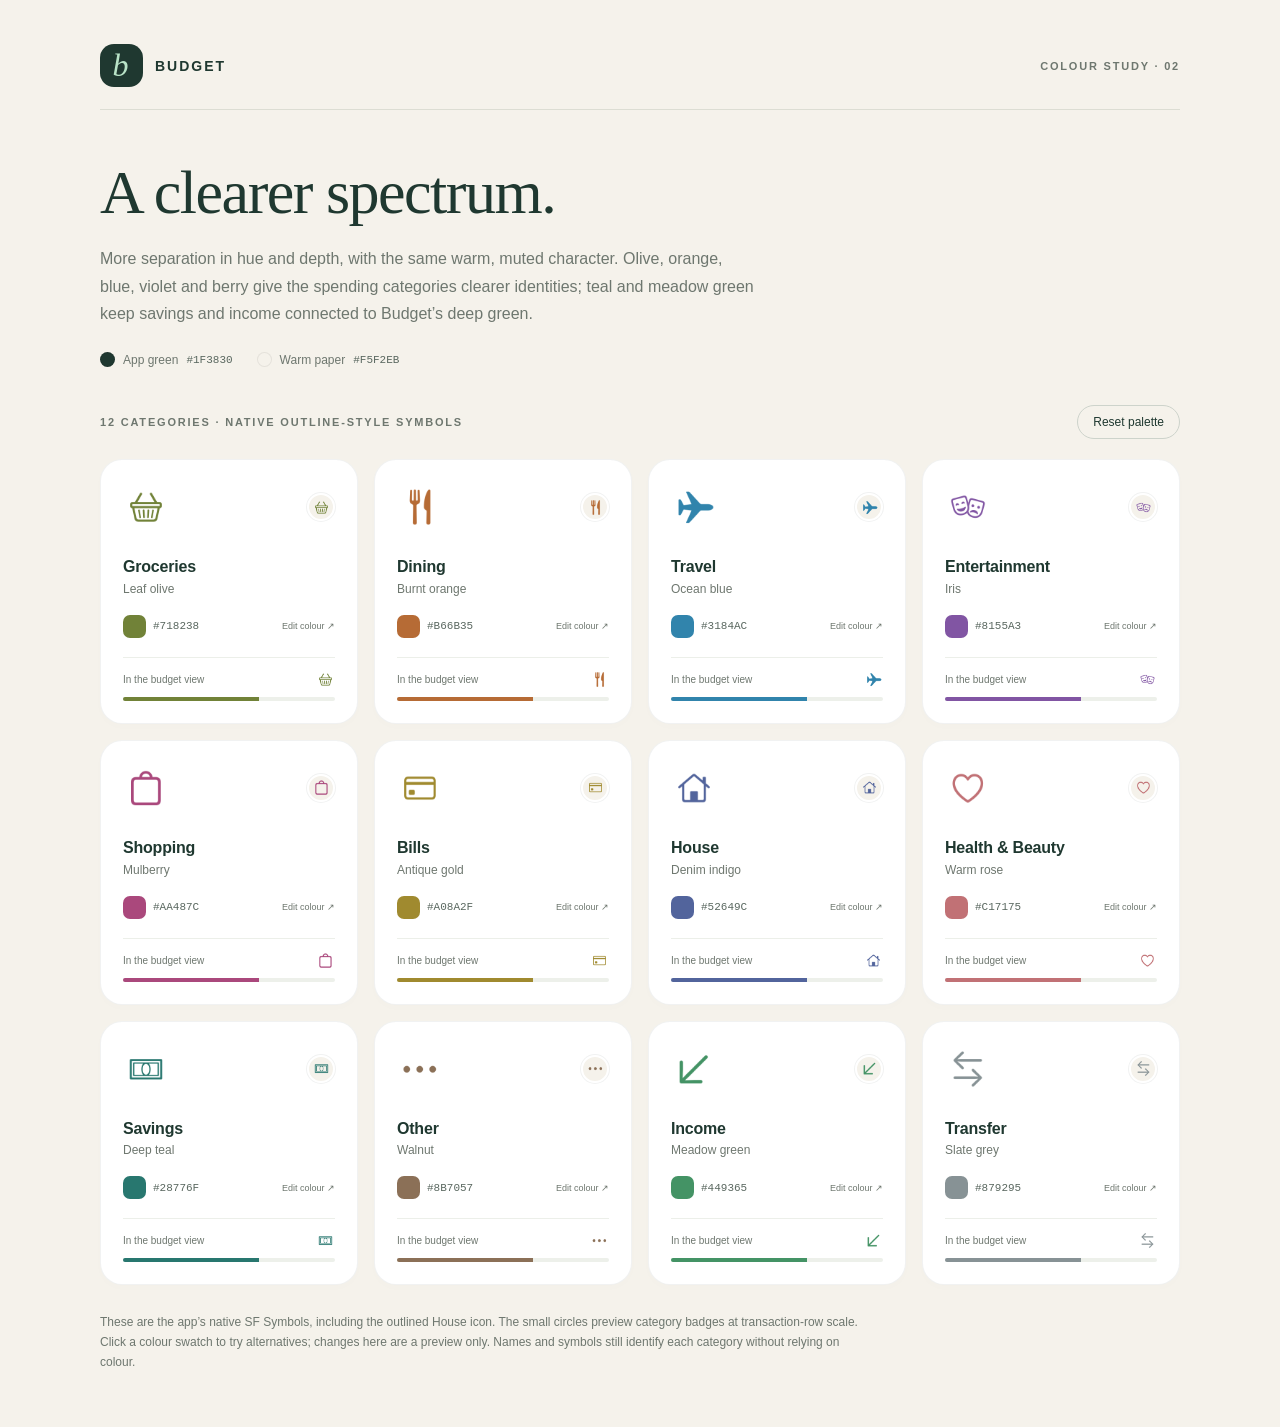
<file: Design/category-palette.html>
<!doctype html>
<html lang="en"><head><meta charset="utf-8"><meta name="viewport" content="width=device-width, initial-scale=1"><title>Budget · Category colours</title>
<style>
:root{--ink:#1F3830;--paper:#F5F2EB;--muted:#6E776F;--line:#DEDFD5;--surface:#fff; font-family:-apple-system,BlinkMacSystemFont,"Segoe UI",sans-serif;color:var(--ink);background:var(--paper)}
*{box-sizing:border-box}body{margin:0}main{max-width:1140px;margin:auto;padding:44px 30px 54px}header{display:flex;align-items:center;justify-content:space-between;gap:20px;border-bottom:1px solid #DCDDD3;padding-bottom:22px}.brand{display:flex;gap:12px;align-items:center;font-size:14px;font-weight:650;letter-spacing:2px}.brand-mark{font:italic 32px Georgia;background:var(--ink);color:#B9E3C7;width:43px;height:43px;display:grid;place-items:center;border-radius:14px}.eyebrow{font-size:11px;font-weight:600;letter-spacing:1.8px;text-transform:uppercase;color:var(--muted)}.hero{padding:48px 0 30px;max-width:760px}h1{font:normal clamp(38px,6vw,62px)/1.12 Georgia,serif;letter-spacing:-1.5px;margin:0 0 18px}.intro{font-size:16px;line-height:1.7;color:var(--muted);max-width:660px;margin:0}.anchors{display:flex;flex-wrap:wrap;gap:24px;margin-top:25px;font-size:12px;color:var(--muted)}.anchor{display:flex;align-items:center;gap:8px}.dot{width:15px;height:15px;border-radius:50%;background:var(--swatch);border:1px solid #0001}.toolbar{display:flex;justify-content:space-between;align-items:center;gap:12px;margin:8px 0 20px}button{cursor:pointer;font:inherit;color:var(--ink);background:transparent;border:1px solid #CDD3CB;border-radius:30px;padding:9px 15px;font-size:12px}button:hover{background:#E7EBE2}button:focus-visible,input:focus-visible{outline:3px solid #28776F;outline-offset:4px}.grid{display:grid;grid-template-columns:repeat(4,minmax(0,1fr));gap:16px}.category{background:var(--surface);border:1px solid #243C3010;border-radius:22px;padding:22px;box-shadow:0 3px 10px #1F383003}.card-top{display:flex;justify-content:space-between;align-items:center;margin-bottom:25px;min-height:50px}.symbol{display:inline-block;width:46px;height:46px;flex-shrink:0;background-color:var(--category);mask-image:var(--mask);-webkit-mask-image:var(--mask);mask-size:contain;-webkit-mask-size:contain;mask-repeat:no-repeat;-webkit-mask-repeat:no-repeat;mask-position:center;-webkit-mask-position:center}.badge-demo{display:grid;place-items:center;width:28px;height:28px;border-radius:50%;background:var(--paper);border:2px solid #fff;box-shadow:0 0 0 1px #1F383010}.badge-demo .symbol{width:19px;height:19px}h2{font-size:16px;line-height:1.3;letter-spacing:-.2px;margin:0 0 4px;font-weight:600}.tone{font-size:12px;color:var(--muted);margin:0 0 19px}.colour-control{display:flex;align-items:center;gap:7px;cursor:pointer}input[type=color]{appearance:none;-webkit-appearance:none;width:23px;height:23px;border:0;background:none;padding:0;cursor:pointer}input[type=color]::-webkit-color-swatch-wrapper{padding:0}input[type=color]::-webkit-color-swatch{border:0;border-radius:7px}input[type=color]::-moz-color-swatch{border:0;border-radius:7px}code{font-family:ui-monospace,SFMono-Regular,monospace;font-size:11px;color:#59675F}.change{font-size:9px;margin-left:auto;color:var(--muted)}.budget-row{border-top:1px solid #ECEFE9;margin-top:19px;padding-top:12px;display:flex;justify-content:space-between;align-items:center;font-size:10px;color:var(--muted)}.small-symbol{width:19px;height:19px}.bar{height:4px;border-radius:8px;background:#EDF0EA;margin-top:8px;overflow:hidden}.bar i{display:block;width:64%;height:100%;background:var(--category)}footer{font-size:12px;line-height:1.65;color:var(--muted);max-width:760px;margin-top:28px}.sr-only{position:absolute;width:1px;height:1px;padding:0;margin:-1px;overflow:hidden;clip:rect(0,0,0,0);white-space:nowrap;border:0}@media(max-width:960px){.grid{grid-template-columns:repeat(3,minmax(0,1fr))}}@media(max-width:650px){main{padding:25px 18px}.hero{padding-top:32px}.grid{grid-template-columns:repeat(2,minmax(0,1fr));gap:12px}.category{padding:18px}.change{display:none}header .eyebrow{font-size:9px}.toolbar>.eyebrow{font-size:9px}}@media(prefers-reduced-motion:no-preference){.symbol,.bar i{transition:background-color .15s}}
.s0 { --mask: url("[data-uri]"); }
.s1 { --mask: url("[data-uri]"); }
.s2 { --mask: url("[data-uri]"); }
.s3 { --mask: url("[data-uri]"); }
.s4 { --mask: url("[data-uri]"); }
.s5 { --mask: url("[data-uri]"); }
.s6 { --mask: url("[data-uri]"); }
.s7 { --mask: url("[data-uri]"); }
.s8 { --mask: url("[data-uri]"); }
.s9 { --mask: url("[data-uri]"); }
.s10 { --mask: url("[data-uri]"); }
.s11 { --mask: url("[data-uri]"); }
</style></head><body><main>
<header><div class="brand"><span class="brand-mark" aria-hidden="true">b</span>BUDGET</div><span class="eyebrow">Colour study · 02</span></header>
<section class="hero"><h1>A clearer spectrum.</h1><p class="intro">More separation in hue and depth, with the same warm, muted character. Olive, orange, blue, violet and berry give the spending categories clearer identities; teal and meadow green keep savings and income connected to Budget’s deep green.</p>
<div class="anchors"><span class="anchor"><i class="dot" style="--swatch:#1F3830"></i>App green <code>#1F3830</code></span><span class="anchor"><i class="dot" style="--swatch:#F5F2EB"></i>Warm paper <code>#F5F2EB</code></span></div></section>
<div class="toolbar"><span class="eyebrow">12 categories · Native outline-style symbols</span><button id="reset" type="button">Reset palette</button></div>
<section class="grid" aria-label="Category colour palette"><article class="category" style="--category:#718238" data-default="#718238">
 <div class="card-top"><span class="symbol s0" aria-hidden="true"></span><span class="badge-demo" title="Transaction category badge"><span class="symbol s0" aria-hidden="true"></span></span></div>
 <h2>Groceries</h2><p class="tone">Leaf olive</p>
 <label class="colour-control"><span class="sr-only">Choose Groceries colour</span><input type="color" value="#718238" aria-label="Groceries colour"><code>#718238</code><span class="change">Edit colour ↗</span></label>
 <div class="budget-row"><span>In the budget view</span><span class="small-symbol symbol s0" aria-hidden="true"></span></div><div class="bar"><i></i></div>
 </article>
<article class="category" style="--category:#B66B35" data-default="#B66B35">
 <div class="card-top"><span class="symbol s1" aria-hidden="true"></span><span class="badge-demo" title="Transaction category badge"><span class="symbol s1" aria-hidden="true"></span></span></div>
 <h2>Dining</h2><p class="tone">Burnt orange</p>
 <label class="colour-control"><span class="sr-only">Choose Dining colour</span><input type="color" value="#B66B35" aria-label="Dining colour"><code>#B66B35</code><span class="change">Edit colour ↗</span></label>
 <div class="budget-row"><span>In the budget view</span><span class="small-symbol symbol s1" aria-hidden="true"></span></div><div class="bar"><i></i></div>
 </article>
<article class="category" style="--category:#3184AC" data-default="#3184AC">
 <div class="card-top"><span class="symbol s2" aria-hidden="true"></span><span class="badge-demo" title="Transaction category badge"><span class="symbol s2" aria-hidden="true"></span></span></div>
 <h2>Travel</h2><p class="tone">Ocean blue</p>
 <label class="colour-control"><span class="sr-only">Choose Travel colour</span><input type="color" value="#3184AC" aria-label="Travel colour"><code>#3184AC</code><span class="change">Edit colour ↗</span></label>
 <div class="budget-row"><span>In the budget view</span><span class="small-symbol symbol s2" aria-hidden="true"></span></div><div class="bar"><i></i></div>
 </article>
<article class="category" style="--category:#8155A3" data-default="#8155A3">
 <div class="card-top"><span class="symbol s3" aria-hidden="true"></span><span class="badge-demo" title="Transaction category badge"><span class="symbol s3" aria-hidden="true"></span></span></div>
 <h2>Entertainment</h2><p class="tone">Iris</p>
 <label class="colour-control"><span class="sr-only">Choose Entertainment colour</span><input type="color" value="#8155A3" aria-label="Entertainment colour"><code>#8155A3</code><span class="change">Edit colour ↗</span></label>
 <div class="budget-row"><span>In the budget view</span><span class="small-symbol symbol s3" aria-hidden="true"></span></div><div class="bar"><i></i></div>
 </article>
<article class="category" style="--category:#AA487C" data-default="#AA487C">
 <div class="card-top"><span class="symbol s4" aria-hidden="true"></span><span class="badge-demo" title="Transaction category badge"><span class="symbol s4" aria-hidden="true"></span></span></div>
 <h2>Shopping</h2><p class="tone">Mulberry</p>
 <label class="colour-control"><span class="sr-only">Choose Shopping colour</span><input type="color" value="#AA487C" aria-label="Shopping colour"><code>#AA487C</code><span class="change">Edit colour ↗</span></label>
 <div class="budget-row"><span>In the budget view</span><span class="small-symbol symbol s4" aria-hidden="true"></span></div><div class="bar"><i></i></div>
 </article>
<article class="category" style="--category:#A08A2F" data-default="#A08A2F">
 <div class="card-top"><span class="symbol s5" aria-hidden="true"></span><span class="badge-demo" title="Transaction category badge"><span class="symbol s5" aria-hidden="true"></span></span></div>
 <h2>Bills</h2><p class="tone">Antique gold</p>
 <label class="colour-control"><span class="sr-only">Choose Bills colour</span><input type="color" value="#A08A2F" aria-label="Bills colour"><code>#A08A2F</code><span class="change">Edit colour ↗</span></label>
 <div class="budget-row"><span>In the budget view</span><span class="small-symbol symbol s5" aria-hidden="true"></span></div><div class="bar"><i></i></div>
 </article>
<article class="category" style="--category:#52649C" data-default="#52649C">
 <div class="card-top"><span class="symbol s6" aria-hidden="true"></span><span class="badge-demo" title="Transaction category badge"><span class="symbol s6" aria-hidden="true"></span></span></div>
 <h2>House</h2><p class="tone">Denim indigo</p>
 <label class="colour-control"><span class="sr-only">Choose House colour</span><input type="color" value="#52649C" aria-label="House colour"><code>#52649C</code><span class="change">Edit colour ↗</span></label>
 <div class="budget-row"><span>In the budget view</span><span class="small-symbol symbol s6" aria-hidden="true"></span></div><div class="bar"><i></i></div>
 </article>
<article class="category" style="--category:#C17175" data-default="#C17175">
 <div class="card-top"><span class="symbol s7" aria-hidden="true"></span><span class="badge-demo" title="Transaction category badge"><span class="symbol s7" aria-hidden="true"></span></span></div>
 <h2>Health &amp; Beauty</h2><p class="tone">Warm rose</p>
 <label class="colour-control"><span class="sr-only">Choose Health &amp; Beauty colour</span><input type="color" value="#C17175" aria-label="Health &amp; Beauty colour"><code>#C17175</code><span class="change">Edit colour ↗</span></label>
 <div class="budget-row"><span>In the budget view</span><span class="small-symbol symbol s7" aria-hidden="true"></span></div><div class="bar"><i></i></div>
 </article>
<article class="category" style="--category:#28776F" data-default="#28776F">
 <div class="card-top"><span class="symbol s8" aria-hidden="true"></span><span class="badge-demo" title="Transaction category badge"><span class="symbol s8" aria-hidden="true"></span></span></div>
 <h2>Savings</h2><p class="tone">Deep teal</p>
 <label class="colour-control"><span class="sr-only">Choose Savings colour</span><input type="color" value="#28776F" aria-label="Savings colour"><code>#28776F</code><span class="change">Edit colour ↗</span></label>
 <div class="budget-row"><span>In the budget view</span><span class="small-symbol symbol s8" aria-hidden="true"></span></div><div class="bar"><i></i></div>
 </article>
<article class="category" style="--category:#8B7057" data-default="#8B7057">
 <div class="card-top"><span class="symbol s9" aria-hidden="true"></span><span class="badge-demo" title="Transaction category badge"><span class="symbol s9" aria-hidden="true"></span></span></div>
 <h2>Other</h2><p class="tone">Walnut</p>
 <label class="colour-control"><span class="sr-only">Choose Other colour</span><input type="color" value="#8B7057" aria-label="Other colour"><code>#8B7057</code><span class="change">Edit colour ↗</span></label>
 <div class="budget-row"><span>In the budget view</span><span class="small-symbol symbol s9" aria-hidden="true"></span></div><div class="bar"><i></i></div>
 </article>
<article class="category" style="--category:#449365" data-default="#449365">
 <div class="card-top"><span class="symbol s10" aria-hidden="true"></span><span class="badge-demo" title="Transaction category badge"><span class="symbol s10" aria-hidden="true"></span></span></div>
 <h2>Income</h2><p class="tone">Meadow green</p>
 <label class="colour-control"><span class="sr-only">Choose Income colour</span><input type="color" value="#449365" aria-label="Income colour"><code>#449365</code><span class="change">Edit colour ↗</span></label>
 <div class="budget-row"><span>In the budget view</span><span class="small-symbol symbol s10" aria-hidden="true"></span></div><div class="bar"><i></i></div>
 </article>
<article class="category" style="--category:#879295" data-default="#879295">
 <div class="card-top"><span class="symbol s11" aria-hidden="true"></span><span class="badge-demo" title="Transaction category badge"><span class="symbol s11" aria-hidden="true"></span></span></div>
 <h2>Transfer</h2><p class="tone">Slate grey</p>
 <label class="colour-control"><span class="sr-only">Choose Transfer colour</span><input type="color" value="#879295" aria-label="Transfer colour"><code>#879295</code><span class="change">Edit colour ↗</span></label>
 <div class="budget-row"><span>In the budget view</span><span class="small-symbol symbol s11" aria-hidden="true"></span></div><div class="bar"><i></i></div>
 </article></section>
<footer>These are the app’s native SF Symbols, including the outlined House icon. The small circles preview category badges at transaction-row scale. Click a colour swatch to try alternatives; changes here are a preview only. Names and symbols still identify each category without relying on colour.</footer>
</main><script>
function apply(card,colour){card.style.setProperty('--category',colour);card.querySelector('code').textContent=colour.toUpperCase();card.querySelector('input').value=colour}
document.querySelectorAll('.category').forEach(card=>card.querySelector('input').addEventListener('input',event=>apply(card,event.target.value)));
document.getElementById('reset').addEventListener('click',()=>document.querySelectorAll('.category').forEach(card=>apply(card,card.dataset.default)));
</script></body></html>
</file>
